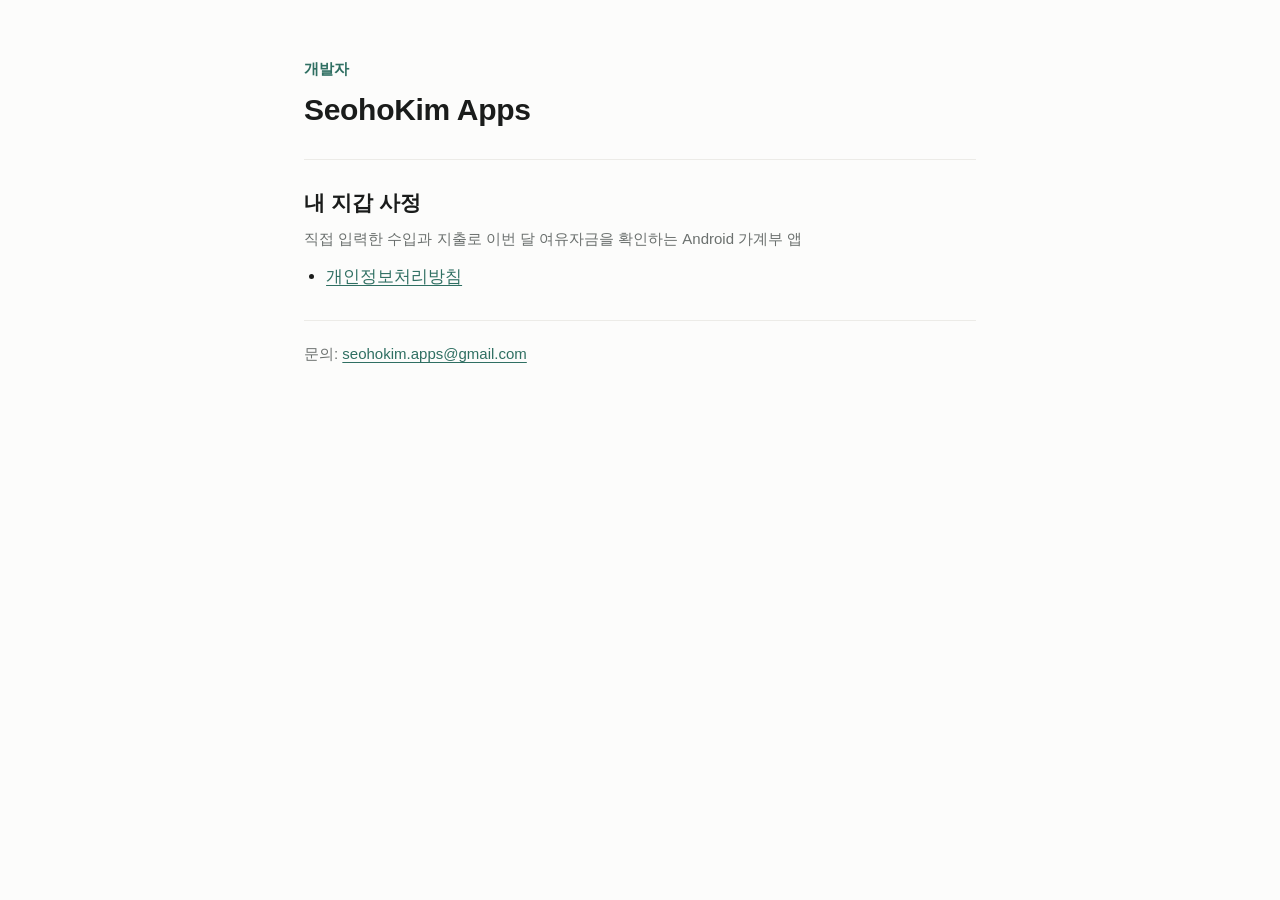
<file: index.html>
<!doctype html>
<html lang="ko">
<head>
  <meta charset="utf-8">
  <meta name="viewport" content="width=device-width, initial-scale=1">
  <meta name="color-scheme" content="light">
  <title>SeohoKim Apps</title>
  <meta name="description" content="SeohoKim Apps의 앱 '내 지갑 사정' 안내 페이지입니다.">
  <style>
    :root {
      --bg: #fcfcfb;
      --border: #ecebe7;
      --text: #1a1c1b;
      --text-secondary: #6b706e;
      --accent: #2f6f62;
      color-scheme: light;
    }

    *,
    *::before,
    *::after {
      box-sizing: border-box;
    }

    html {
      -webkit-text-size-adjust: 100%;
      text-size-adjust: 100%;
    }

    body {
      margin: 0;
      background: var(--bg);
      color: var(--text);
      font-family: -apple-system, BlinkMacSystemFont, "Apple SD Gothic Neo",
        "Malgun Gothic", "맑은 고딕", "Noto Sans KR", "Segoe UI", Roboto,
        sans-serif;
      font-size: 17px;
      line-height: 1.75;
      word-break: keep-all;
      overflow-wrap: break-word;
    }

    .page {
      max-width: 720px;
      margin: 0 auto;
      padding: 56px 24px 72px;
    }

    .eyebrow {
      margin: 0 0 8px;
      color: var(--accent);
      font-size: 15px;
      font-weight: 600;
    }

    h1 {
      margin: 0;
      font-size: 30px;
      line-height: 1.35;
      font-weight: 700;
      letter-spacing: -0.01em;
    }

    section {
      padding: 28px 0;
      border-top: 1px solid var(--border);
      margin-top: 28px;
    }

    h2 {
      margin: 0 0 8px;
      font-size: 21px;
      line-height: 1.45;
      font-weight: 700;
    }

    p {
      margin: 0 0 10px;
    }

    ul {
      margin: 0;
      padding-left: 1.3em;
    }

    a {
      color: var(--accent);
      text-decoration: underline;
      text-underline-offset: 3px;
      text-decoration-thickness: 1px;
    }

    a:hover {
      text-decoration-thickness: 2px;
    }

    a:focus-visible {
      outline: 2px solid var(--accent);
      outline-offset: 2px;
      border-radius: 2px;
    }

    .muted {
      color: var(--text-secondary);
      font-size: 15px;
    }

    footer {
      padding-top: 20px;
      border-top: 1px solid var(--border);
      color: var(--text-secondary);
      font-size: 15px;
    }

    @media (max-width: 560px) {
      body {
        font-size: 16px;
      }

      .page {
        padding: 36px 18px 56px;
      }

      h1 {
        font-size: 25px;
      }

      h2 {
        font-size: 19px;
      }
    }
  </style>
</head>
<body>
  <main class="page">
    <header>
      <p class="eyebrow">개발자</p>
      <h1>SeohoKim Apps</h1>
    </header>

    <section aria-labelledby="app-title">
      <h2 id="app-title">내 지갑 사정</h2>
      <p class="muted">직접 입력한 수입과 지출로 이번 달 여유자금을 확인하는 Android 가계부 앱</p>
      <ul>
        <li><a href="./privacy/">개인정보처리방침</a></li>
      </ul>
    </section>

    <footer>
      <p>문의: <a href="mailto:seohokim.apps@gmail.com">seohokim.apps@gmail.com</a></p>
    </footer>
  </main>
</body>
</html>
</file>
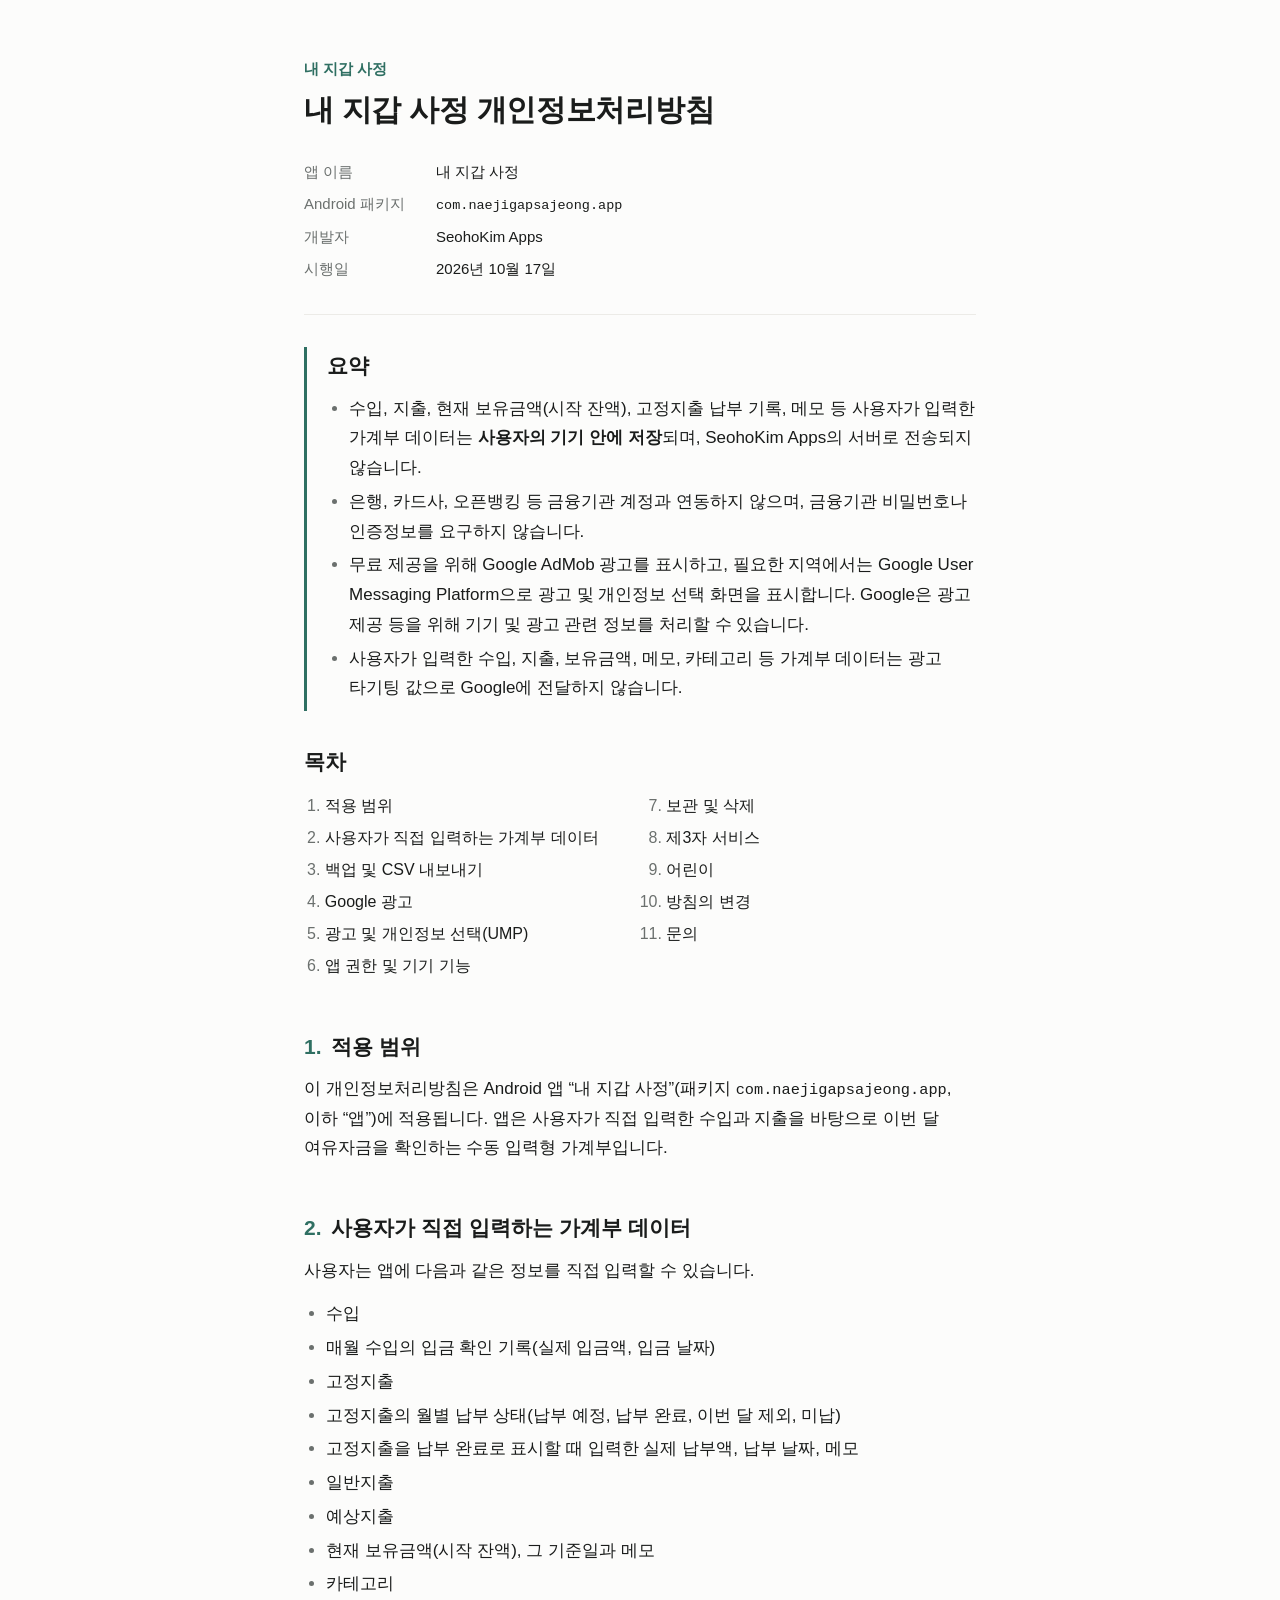
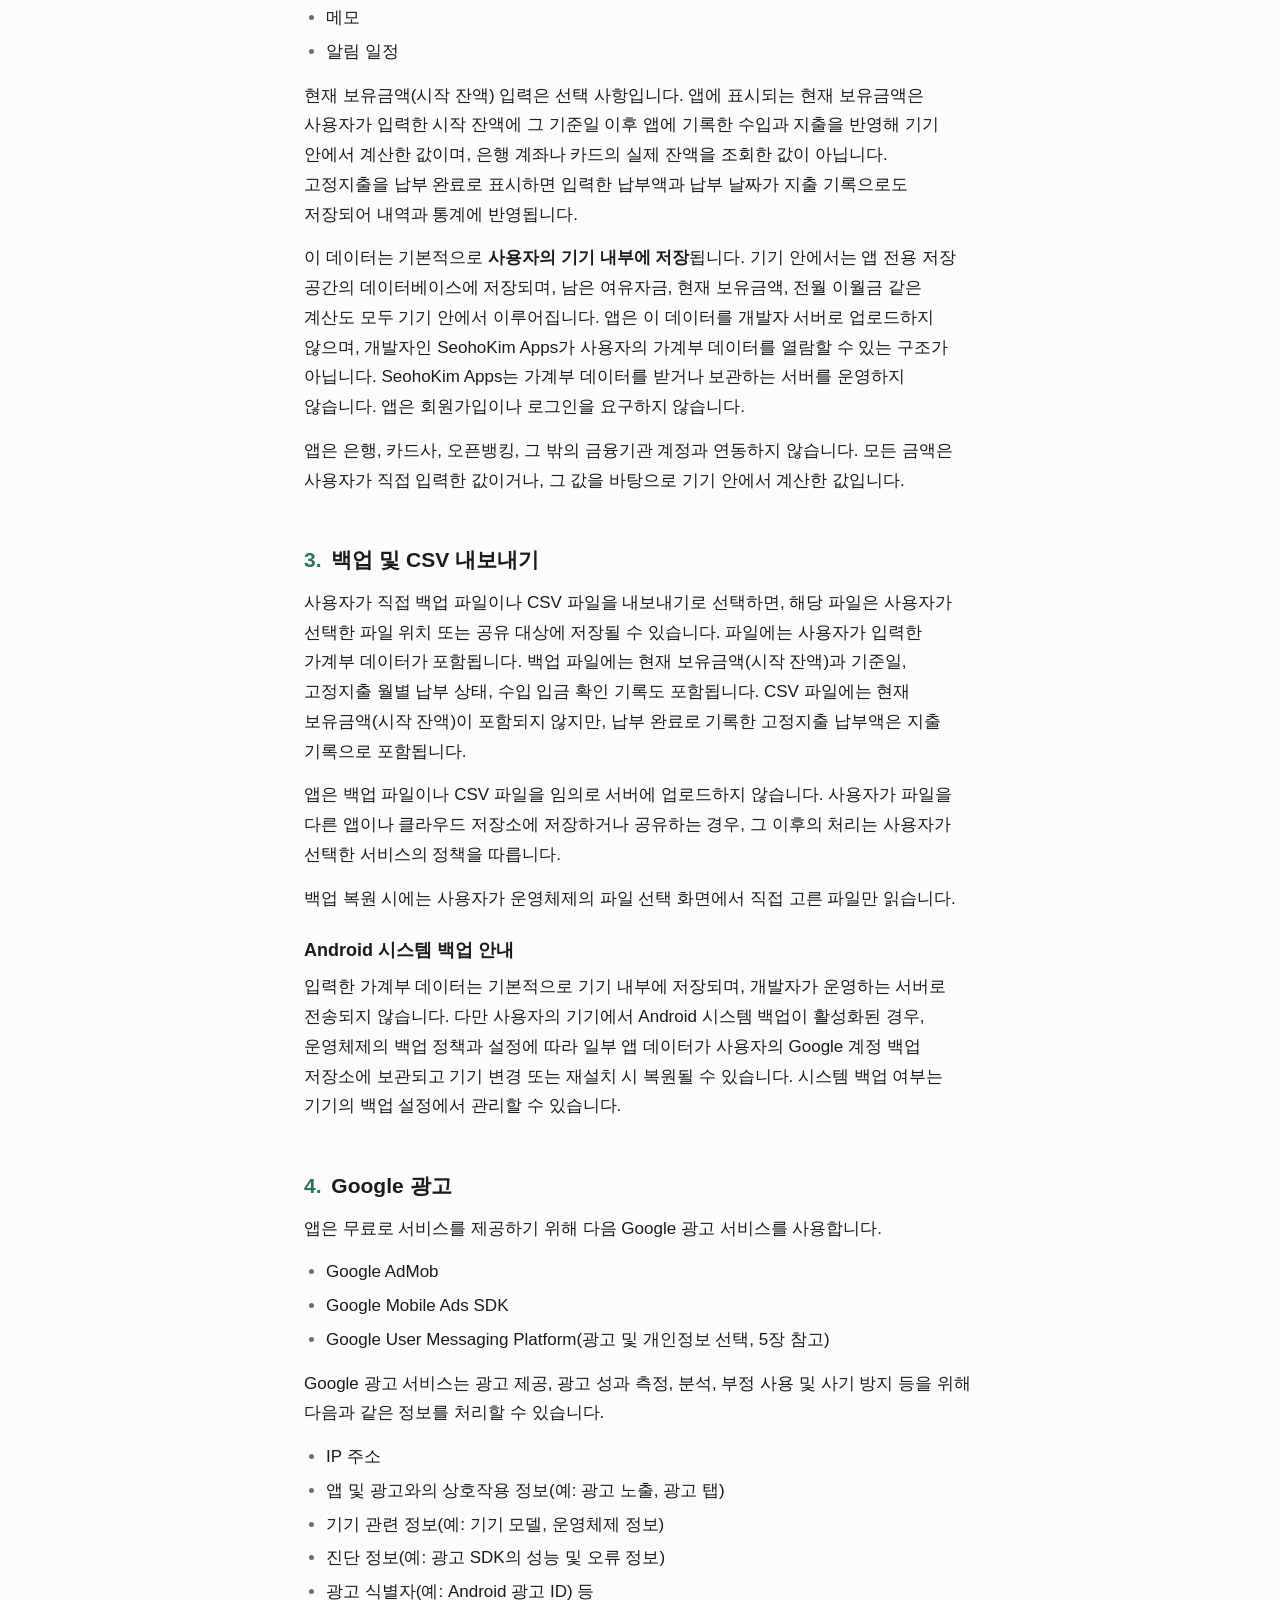
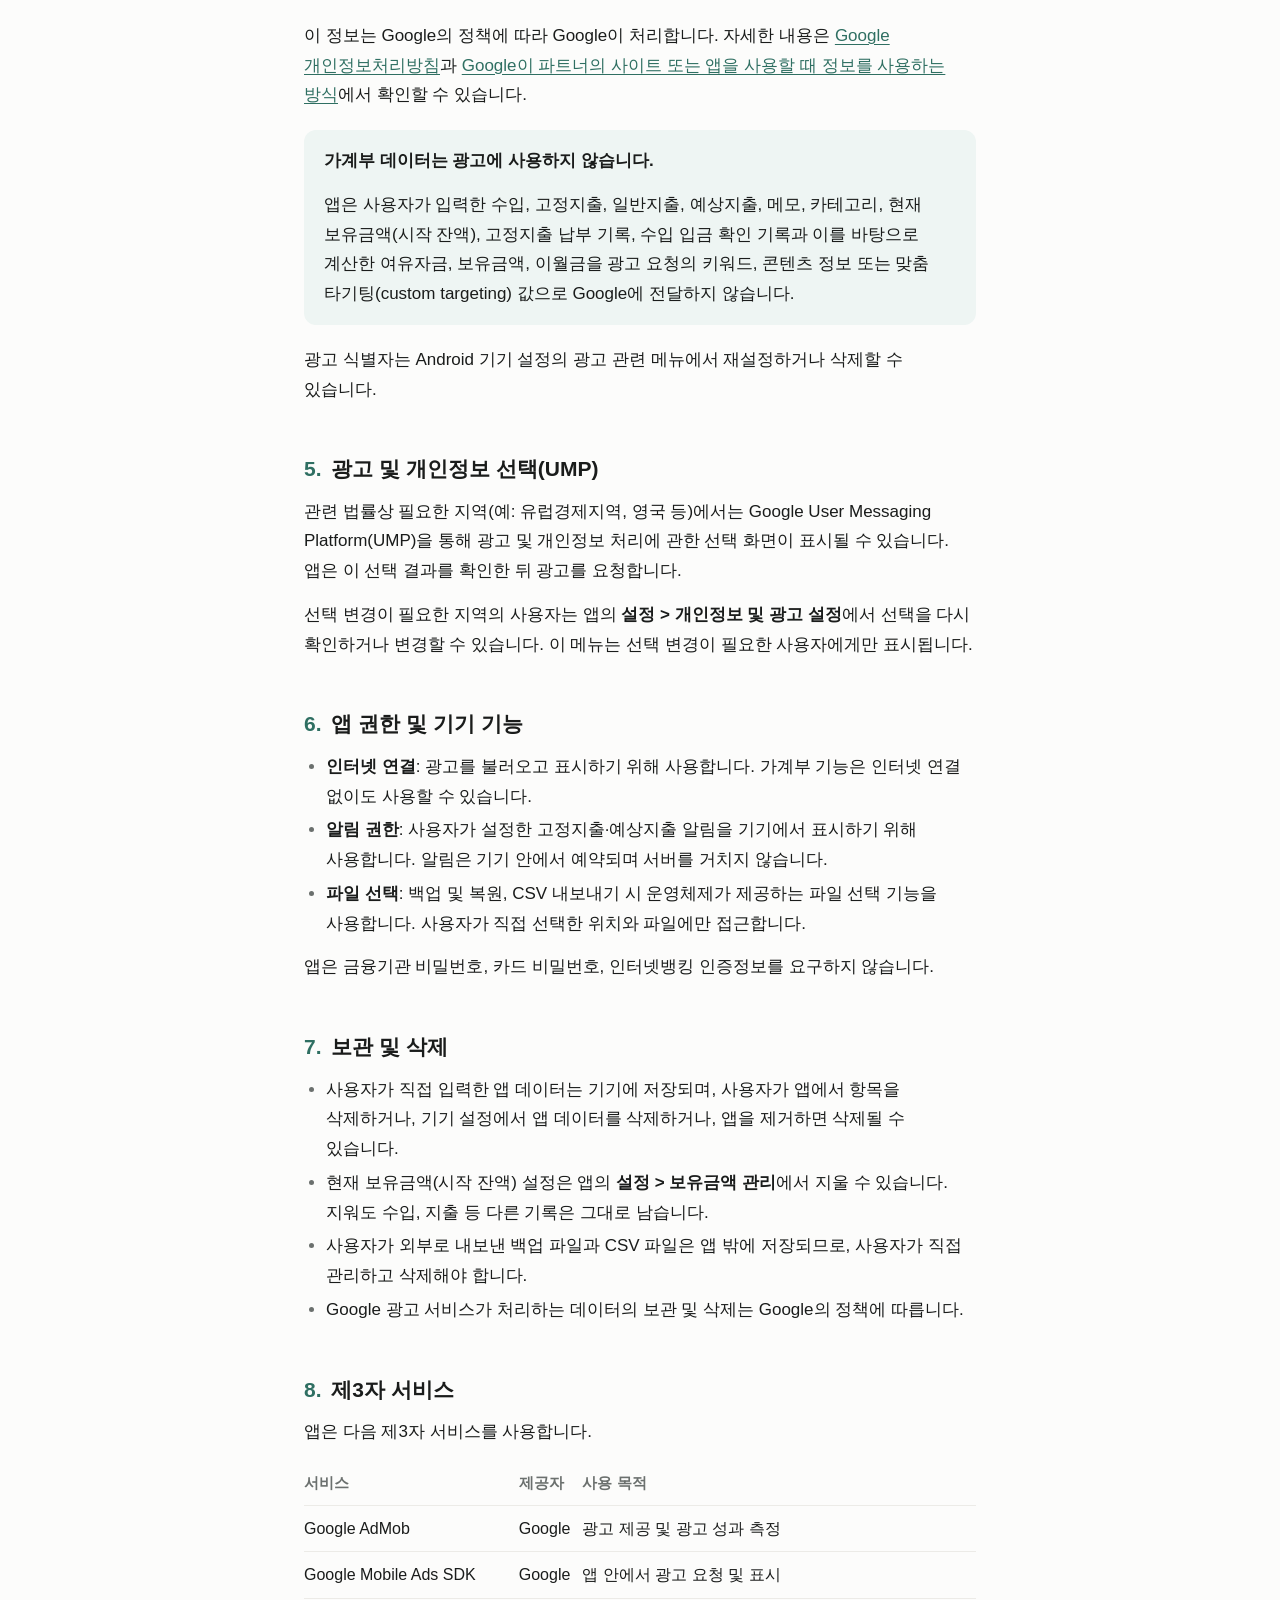
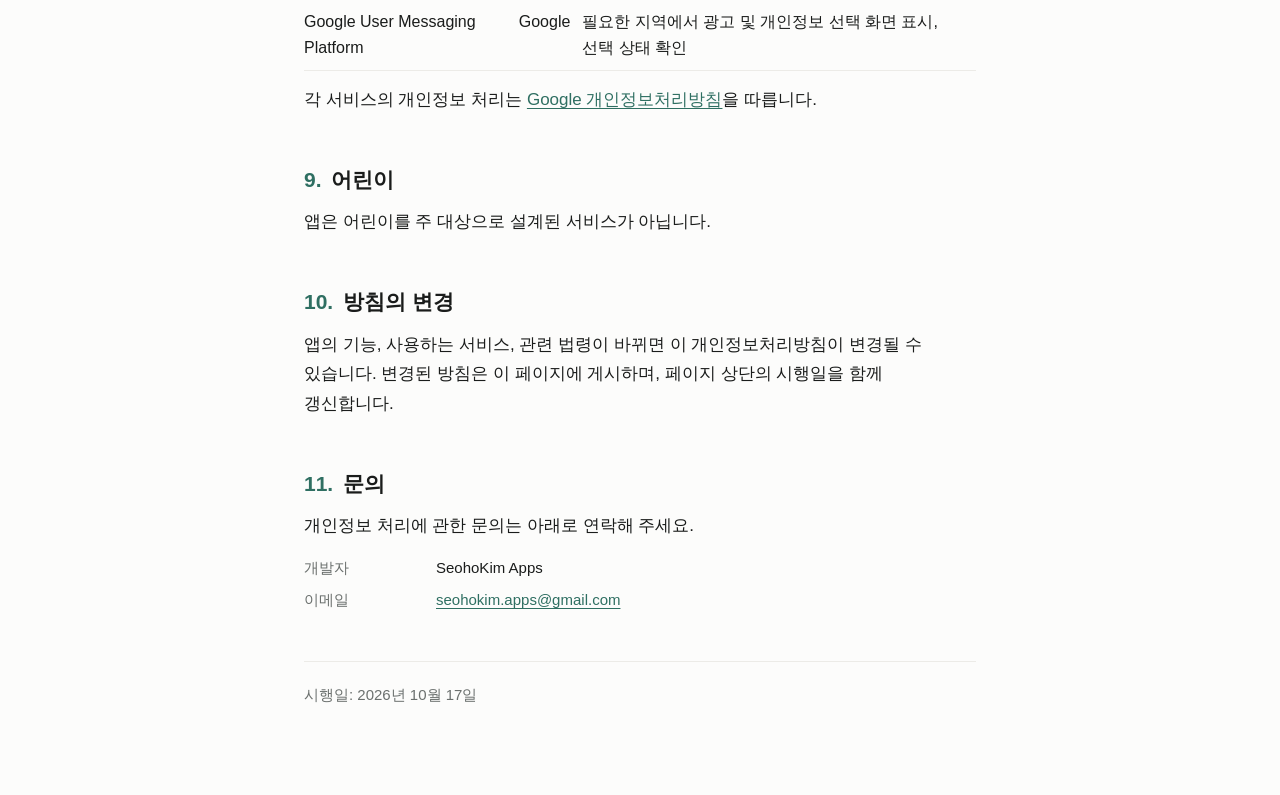
<file: privacy/index.html>
<!doctype html>
<html lang="ko">
<head>
  <meta charset="utf-8">
  <meta name="viewport" content="width=device-width, initial-scale=1">
  <meta name="color-scheme" content="light">
  <title>내 지갑 사정 개인정보처리방침</title>
  <meta name="description" content="가계부 앱 '내 지갑 사정'의 개인정보처리방침입니다.">
  <link rel="stylesheet" href="privacy.css">
</head>
<body>
  <main class="page">
    <header class="page-header">
      <p class="eyebrow">내 지갑 사정</p>
      <h1>내 지갑 사정 개인정보처리방침</h1>

      <dl class="meta">
        <div>
          <dt>앱 이름</dt>
          <dd>내 지갑 사정</dd>
        </div>
        <div>
          <dt>Android 패키지</dt>
          <dd><code>com.naejigapsajeong.app</code></dd>
        </div>
        <div>
          <dt>개발자</dt>
          <dd>SeohoKim Apps</dd>
        </div>
        <div>
          <dt>시행일</dt>
          <dd><time datetime="2026-10-17">2026년 10월 17일</time></dd>
        </div>
      </dl>
    </header>

    <section class="summary" aria-labelledby="summary-title">
      <h2 id="summary-title">요약</h2>
      <ul>
        <li>수입, 지출, 현재 보유금액(시작 잔액), 고정지출 납부 기록, 메모 등 사용자가 입력한 가계부 데이터는 <strong>사용자의 기기 안에 저장</strong>되며, SeohoKim Apps의 서버로 전송되지 않습니다.</li>
        <li>은행, 카드사, 오픈뱅킹 등 금융기관 계정과 연동하지 않으며, 금융기관 비밀번호나 인증정보를 요구하지 않습니다.</li>
        <li>무료 제공을 위해 Google AdMob 광고를 표시하고, 필요한 지역에서는 Google User Messaging Platform으로 광고 및 개인정보 선택 화면을 표시합니다. Google은 광고 제공 등을 위해 기기 및 광고 관련 정보를 처리할 수 있습니다.</li>
        <li>사용자가 입력한 수입, 지출, 보유금액, 메모, 카테고리 등 가계부 데이터는 광고 타기팅 값으로 Google에 전달하지 않습니다.</li>
      </ul>
    </section>

    <nav class="toc" aria-labelledby="toc-title">
      <h2 id="toc-title">목차</h2>
      <ol>
        <li><a href="#scope">적용 범위</a></li>
        <li><a href="#user-data">사용자가 직접 입력하는 가계부 데이터</a></li>
        <li><a href="#backup">백업 및 CSV 내보내기</a></li>
        <li><a href="#ads">Google 광고</a></li>
        <li><a href="#consent">광고 및 개인정보 선택(UMP)</a></li>
        <li><a href="#permissions">앱 권한 및 기기 기능</a></li>
        <li><a href="#retention">보관 및 삭제</a></li>
        <li><a href="#third-party">제3자 서비스</a></li>
        <li><a href="#children">어린이</a></li>
        <li><a href="#changes">방침의 변경</a></li>
        <li><a href="#contact">문의</a></li>
      </ol>
    </nav>

    <section id="scope">
      <h2><span class="num">1.</span> 적용 범위</h2>
      <p>이 개인정보처리방침은 Android 앱 “내 지갑 사정”(패키지 <code>com.naejigapsajeong.app</code>, 이하 “앱”)에 적용됩니다. 앱은 사용자가 직접 입력한 수입과 지출을 바탕으로 이번 달 여유자금을 확인하는 수동 입력형 가계부입니다.</p>
    </section>

    <section id="user-data">
      <h2><span class="num">2.</span> 사용자가 직접 입력하는 가계부 데이터</h2>
      <p>사용자는 앱에 다음과 같은 정보를 직접 입력할 수 있습니다.</p>
      <ul>
        <li>수입</li>
        <li>매월 수입의 입금 확인 기록(실제 입금액, 입금 날짜)</li>
        <li>고정지출</li>
        <li>고정지출의 월별 납부 상태(납부 예정, 납부 완료, 이번 달 제외, 미납)</li>
        <li>고정지출을 납부 완료로 표시할 때 입력한 실제 납부액, 납부 날짜, 메모</li>
        <li>일반지출</li>
        <li>예상지출</li>
        <li>현재 보유금액(시작 잔액), 그 기준일과 메모</li>
        <li>카테고리</li>
        <li>메모</li>
        <li>알림 일정</li>
      </ul>
      <p>현재 보유금액(시작 잔액) 입력은 선택 사항입니다. 앱에 표시되는 현재 보유금액은 사용자가 입력한 시작 잔액에 그 기준일 이후 앱에 기록한 수입과 지출을 반영해 기기 안에서 계산한 값이며, 은행 계좌나 카드의 실제 잔액을 조회한 값이 아닙니다. 고정지출을 납부 완료로 표시하면 입력한 납부액과 납부 날짜가 지출 기록으로도 저장되어 내역과 통계에 반영됩니다.</p>
      <p>이 데이터는 기본적으로 <strong>사용자의 기기 내부에 저장</strong>됩니다. 기기 안에서는 앱 전용 저장 공간의 데이터베이스에 저장되며, 남은 여유자금, 현재 보유금액, 전월 이월금 같은 계산도 모두 기기 안에서 이루어집니다. 앱은 이 데이터를 개발자 서버로 업로드하지 않으며, 개발자인 SeohoKim Apps가 사용자의 가계부 데이터를 열람할 수 있는 구조가 아닙니다. SeohoKim Apps는 가계부 데이터를 받거나 보관하는 서버를 운영하지 않습니다. 앱은 회원가입이나 로그인을 요구하지 않습니다.</p>
      <p>앱은 은행, 카드사, 오픈뱅킹, 그 밖의 금융기관 계정과 연동하지 않습니다. 모든 금액은 사용자가 직접 입력한 값이거나, 그 값을 바탕으로 기기 안에서 계산한 값입니다.</p>
    </section>

    <section id="backup">
      <h2><span class="num">3.</span> 백업 및 CSV 내보내기</h2>
      <p>사용자가 직접 백업 파일이나 CSV 파일을 내보내기로 선택하면, 해당 파일은 사용자가 선택한 파일 위치 또는 공유 대상에 저장될 수 있습니다. 파일에는 사용자가 입력한 가계부 데이터가 포함됩니다. 백업 파일에는 현재 보유금액(시작 잔액)과 기준일, 고정지출 월별 납부 상태, 수입 입금 확인 기록도 포함됩니다. CSV 파일에는 현재 보유금액(시작 잔액)이 포함되지 않지만, 납부 완료로 기록한 고정지출 납부액은 지출 기록으로 포함됩니다.</p>
      <p>앱은 백업 파일이나 CSV 파일을 임의로 서버에 업로드하지 않습니다. 사용자가 파일을 다른 앱이나 클라우드 저장소에 저장하거나 공유하는 경우, 그 이후의 처리는 사용자가 선택한 서비스의 정책을 따릅니다.</p>
      <p>백업 복원 시에는 사용자가 운영체제의 파일 선택 화면에서 직접 고른 파일만 읽습니다.</p>

      <h3 id="system-backup">Android 시스템 백업 안내</h3>
      <p>입력한 가계부 데이터는 기본적으로 기기 내부에 저장되며, 개발자가 운영하는 서버로 전송되지 않습니다. 다만 사용자의 기기에서 Android 시스템 백업이 활성화된 경우, 운영체제의 백업 정책과 설정에 따라 일부 앱 데이터가 사용자의 Google 계정 백업 저장소에 보관되고 기기 변경 또는 재설치 시 복원될 수 있습니다. 시스템 백업 여부는 기기의 백업 설정에서 관리할 수 있습니다.</p>
    </section>

    <section id="ads">
      <h2><span class="num">4.</span> Google 광고</h2>
      <p>앱은 무료로 서비스를 제공하기 위해 다음 Google 광고 서비스를 사용합니다.</p>
      <ul>
        <li>Google AdMob</li>
        <li>Google Mobile Ads SDK</li>
        <li>Google User Messaging Platform(광고 및 개인정보 선택, 5장 참고)</li>
      </ul>
      <p>Google 광고 서비스는 광고 제공, 광고 성과 측정, 분석, 부정 사용 및 사기 방지 등을 위해 다음과 같은 정보를 처리할 수 있습니다.</p>
      <ul>
        <li>IP 주소</li>
        <li>앱 및 광고와의 상호작용 정보(예: 광고 노출, 광고 탭)</li>
        <li>기기 관련 정보(예: 기기 모델, 운영체제 정보)</li>
        <li>진단 정보(예: 광고 SDK의 성능 및 오류 정보)</li>
        <li>광고 식별자(예: Android 광고 ID) 등</li>
      </ul>
      <p>이 정보는 Google의 정책에 따라 Google이 처리합니다. 자세한 내용은 <a href="https://policies.google.com/privacy" rel="noopener">Google 개인정보처리방침</a>과 <a href="https://policies.google.com/technologies/partner-sites" rel="noopener">Google이 파트너의 사이트 또는 앱을 사용할 때 정보를 사용하는 방식</a>에서 확인할 수 있습니다.</p>

      <div class="note">
        <p><strong>가계부 데이터는 광고에 사용하지 않습니다.</strong></p>
        <p>앱은 사용자가 입력한 수입, 고정지출, 일반지출, 예상지출, 메모, 카테고리, 현재 보유금액(시작 잔액), 고정지출 납부 기록, 수입 입금 확인 기록과 이를 바탕으로 계산한 여유자금, 보유금액, 이월금을 광고 요청의 키워드, 콘텐츠 정보 또는 맞춤 타기팅(custom targeting) 값으로 Google에 전달하지 않습니다.</p>
      </div>

      <p>광고 식별자는 Android 기기 설정의 광고 관련 메뉴에서 재설정하거나 삭제할 수 있습니다.</p>
    </section>

    <section id="consent">
      <h2><span class="num">5.</span> 광고 및 개인정보 선택(UMP)</h2>
      <p>관련 법률상 필요한 지역(예: 유럽경제지역, 영국 등)에서는 Google User Messaging Platform(UMP)을 통해 광고 및 개인정보 처리에 관한 선택 화면이 표시될 수 있습니다. 앱은 이 선택 결과를 확인한 뒤 광고를 요청합니다.</p>
      <p>선택 변경이 필요한 지역의 사용자는 앱의 <strong>설정 &gt; 개인정보 및 광고 설정</strong>에서 선택을 다시 확인하거나 변경할 수 있습니다. 이 메뉴는 선택 변경이 필요한 사용자에게만 표시됩니다.</p>
    </section>

    <section id="permissions">
      <h2><span class="num">6.</span> 앱 권한 및 기기 기능</h2>
      <ul>
        <li><strong>인터넷 연결</strong>: 광고를 불러오고 표시하기 위해 사용합니다. 가계부 기능은 인터넷 연결 없이도 사용할 수 있습니다.</li>
        <li><strong>알림 권한</strong>: 사용자가 설정한 고정지출·예상지출 알림을 기기에서 표시하기 위해 사용합니다. 알림은 기기 안에서 예약되며 서버를 거치지 않습니다.</li>
        <li><strong>파일 선택</strong>: 백업 및 복원, CSV 내보내기 시 운영체제가 제공하는 파일 선택 기능을 사용합니다. 사용자가 직접 선택한 위치와 파일에만 접근합니다.</li>
      </ul>
      <p>앱은 금융기관 비밀번호, 카드 비밀번호, 인터넷뱅킹 인증정보를 요구하지 않습니다.</p>
    </section>

    <section id="retention">
      <h2><span class="num">7.</span> 보관 및 삭제</h2>
      <ul>
        <li>사용자가 직접 입력한 앱 데이터는 기기에 저장되며, 사용자가 앱에서 항목을 삭제하거나, 기기 설정에서 앱 데이터를 삭제하거나, 앱을 제거하면 삭제될 수 있습니다.</li>
        <li>현재 보유금액(시작 잔액) 설정은 앱의 <strong>설정 &gt; 보유금액 관리</strong>에서 지울 수 있습니다. 지워도 수입, 지출 등 다른 기록은 그대로 남습니다.</li>
        <li>사용자가 외부로 내보낸 백업 파일과 CSV 파일은 앱 밖에 저장되므로, 사용자가 직접 관리하고 삭제해야 합니다.</li>
        <li>Google 광고 서비스가 처리하는 데이터의 보관 및 삭제는 Google의 정책에 따릅니다.</li>
      </ul>
    </section>

    <section id="third-party">
      <h2><span class="num">8.</span> 제3자 서비스</h2>
      <p>앱은 다음 제3자 서비스를 사용합니다.</p>
      <div class="table-wrap">
        <table>
          <thead>
            <tr>
              <th scope="col">서비스</th>
              <th scope="col">제공자</th>
              <th scope="col">사용 목적</th>
            </tr>
          </thead>
          <tbody>
            <tr>
              <td>Google AdMob</td>
              <td>Google</td>
              <td>광고 제공 및 광고 성과 측정</td>
            </tr>
            <tr>
              <td>Google Mobile Ads SDK</td>
              <td>Google</td>
              <td>앱 안에서 광고 요청 및 표시</td>
            </tr>
            <tr>
              <td>Google User Messaging Platform</td>
              <td>Google</td>
              <td>필요한 지역에서 광고 및 개인정보 선택 화면 표시, 선택 상태 확인</td>
            </tr>
          </tbody>
        </table>
      </div>
      <p>각 서비스의 개인정보 처리는 <a href="https://policies.google.com/privacy" rel="noopener">Google 개인정보처리방침</a>을 따릅니다.</p>
    </section>

    <section id="children">
      <h2><span class="num">9.</span> 어린이</h2>
      <p>앱은 어린이를 주 대상으로 설계된 서비스가 아닙니다.</p>
    </section>

    <section id="changes">
      <h2><span class="num">10.</span> 방침의 변경</h2>
      <p>앱의 기능, 사용하는 서비스, 관련 법령이 바뀌면 이 개인정보처리방침이 변경될 수 있습니다. 변경된 방침은 이 페이지에 게시하며, 페이지 상단의 시행일을 함께 갱신합니다.</p>
    </section>

    <section id="contact">
      <h2><span class="num">11.</span> 문의</h2>
      <p>개인정보 처리에 관한 문의는 아래로 연락해 주세요.</p>
      <dl class="contact">
        <div>
          <dt>개발자</dt>
          <dd>SeohoKim Apps</dd>
        </div>
        <div>
          <dt>이메일</dt>
          <dd><a href="mailto:seohokim.apps@gmail.com">seohokim.apps@gmail.com</a></dd>
        </div>
      </dl>
    </section>

    <footer class="page-footer">
      <p>시행일: 2026년 10월 17일</p>
    </footer>
  </main>
</body>
</html>
</file>
<file: privacy/privacy.css>
/* 내 지갑 사정 개인정보처리방침 스타일. 외부 글꼴 없이 시스템 글꼴만 사용한다. */

:root {
  --bg: #fcfcfb;
  --surface: #ffffff;
  --border: #ecebe7;
  --text: #1a1c1b;
  --text-secondary: #6b706e;
  --accent: #2f6f62;
  --accent-soft: #eef5f3;
  color-scheme: light;
}

*,
*::before,
*::after {
  box-sizing: border-box;
}

html {
  -webkit-text-size-adjust: 100%;
  text-size-adjust: 100%;
  scroll-padding-top: 16px;
}

body {
  margin: 0;
  background: var(--bg);
  color: var(--text);
  font-family: -apple-system, BlinkMacSystemFont, "Apple SD Gothic Neo",
    "Malgun Gothic", "맑은 고딕", "Noto Sans KR", "Segoe UI", Roboto,
    sans-serif;
  font-size: 17px;
  line-height: 1.75;
  word-break: keep-all;
  overflow-wrap: break-word;
}

.page {
  max-width: 720px;
  margin: 0 auto;
  padding: 56px 24px 72px;
}

/* ------------------------------------------------------------ header */

.eyebrow {
  margin: 0 0 8px;
  color: var(--accent);
  font-size: 15px;
  font-weight: 600;
}

h1 {
  margin: 0 0 28px;
  font-size: 30px;
  line-height: 1.35;
  font-weight: 700;
  letter-spacing: -0.01em;
}

.meta,
.contact {
  margin: 0;
  display: grid;
  gap: 6px;
}

.meta > div,
.contact > div {
  display: grid;
  grid-template-columns: 120px 1fr;
  gap: 12px;
}

.meta dt,
.contact dt {
  color: var(--text-secondary);
  font-size: 15px;
}

.meta dd,
.contact dd {
  margin: 0;
  font-size: 15px;
}

.page-header {
  padding-bottom: 32px;
  border-bottom: 1px solid var(--border);
}

/* ----------------------------------------------------------- content */

section,
nav {
  padding-top: 36px;
}

h2 {
  margin: 0 0 12px;
  font-size: 21px;
  line-height: 1.45;
  font-weight: 700;
}

h2 .num {
  color: var(--accent);
  margin-right: 4px;
}

h3 {
  margin: 24px 0 8px;
  font-size: 18px;
  line-height: 1.5;
  font-weight: 700;
}

p {
  margin: 0 0 14px;
}

ul,
ol {
  margin: 0 0 14px;
  padding-left: 1.3em;
}

li {
  margin: 4px 0;
}

li::marker {
  color: var(--text-secondary);
}

strong {
  font-weight: 600;
}

a {
  color: var(--accent);
  text-decoration: underline;
  text-underline-offset: 3px;
  text-decoration-thickness: 1px;
}

a:hover {
  text-decoration-thickness: 2px;
}

a:focus-visible {
  outline: 2px solid var(--accent);
  outline-offset: 2px;
  border-radius: 2px;
}

code {
  font-family: ui-monospace, SFMono-Regular, Consolas, "Liberation Mono",
    monospace;
  font-size: 0.9em;
  overflow-wrap: anywhere;
}

/* 요약: 카드 대신 왼쪽 선 하나로만 구분한다. */
.summary {
  margin-top: 32px;
  padding: 4px 0 4px 20px;
  border-left: 3px solid var(--accent);
}

.summary ul {
  margin-bottom: 0;
}

.toc ol {
  columns: 2;
  column-gap: 32px;
  font-size: 16px;
}

.toc li {
  margin: 0;
  padding: 2px 0;
  break-inside: avoid;
}

.toc a {
  color: var(--text);
  text-decoration: none;
}

.toc a:hover {
  color: var(--accent);
  text-decoration: underline;
}

.note {
  margin: 20px 0;
  padding: 16px 20px;
  background: var(--accent-soft);
  border-radius: 12px;
}

.note p:last-child {
  margin-bottom: 0;
}

.table-wrap {
  overflow-x: auto;
  margin: 0 0 14px;
}

table {
  width: 100%;
  border-collapse: collapse;
  font-size: 16px;
  line-height: 1.6;
}

th,
td {
  text-align: left;
  vertical-align: top;
  padding: 10px 12px 10px 0;
  border-bottom: 1px solid var(--border);
}

th {
  color: var(--text-secondary);
  font-weight: 600;
  font-size: 15px;
}

.page-footer {
  margin-top: 48px;
  padding-top: 20px;
  border-top: 1px solid var(--border);
  color: var(--text-secondary);
  font-size: 15px;
}

/* ------------------------------------------------------------ mobile */

@media (max-width: 560px) {
  body {
    font-size: 16px;
  }

  .page {
    padding: 36px 18px 56px;
  }

  h1 {
    font-size: 25px;
  }

  h2 {
    font-size: 19px;
  }

  .meta > div,
  .contact > div {
    grid-template-columns: 1fr;
    gap: 0;
  }

  .meta > div + div,
  .contact > div + div {
    margin-top: 6px;
  }

  .toc ol {
    columns: 1;
  }

  .summary {
    padding-left: 16px;
  }

  th,
  td {
    padding-right: 10px;
  }
}

@media print {
  body {
    background: #fff;
  }

  .toc {
    display: none;
  }
}
</file>
